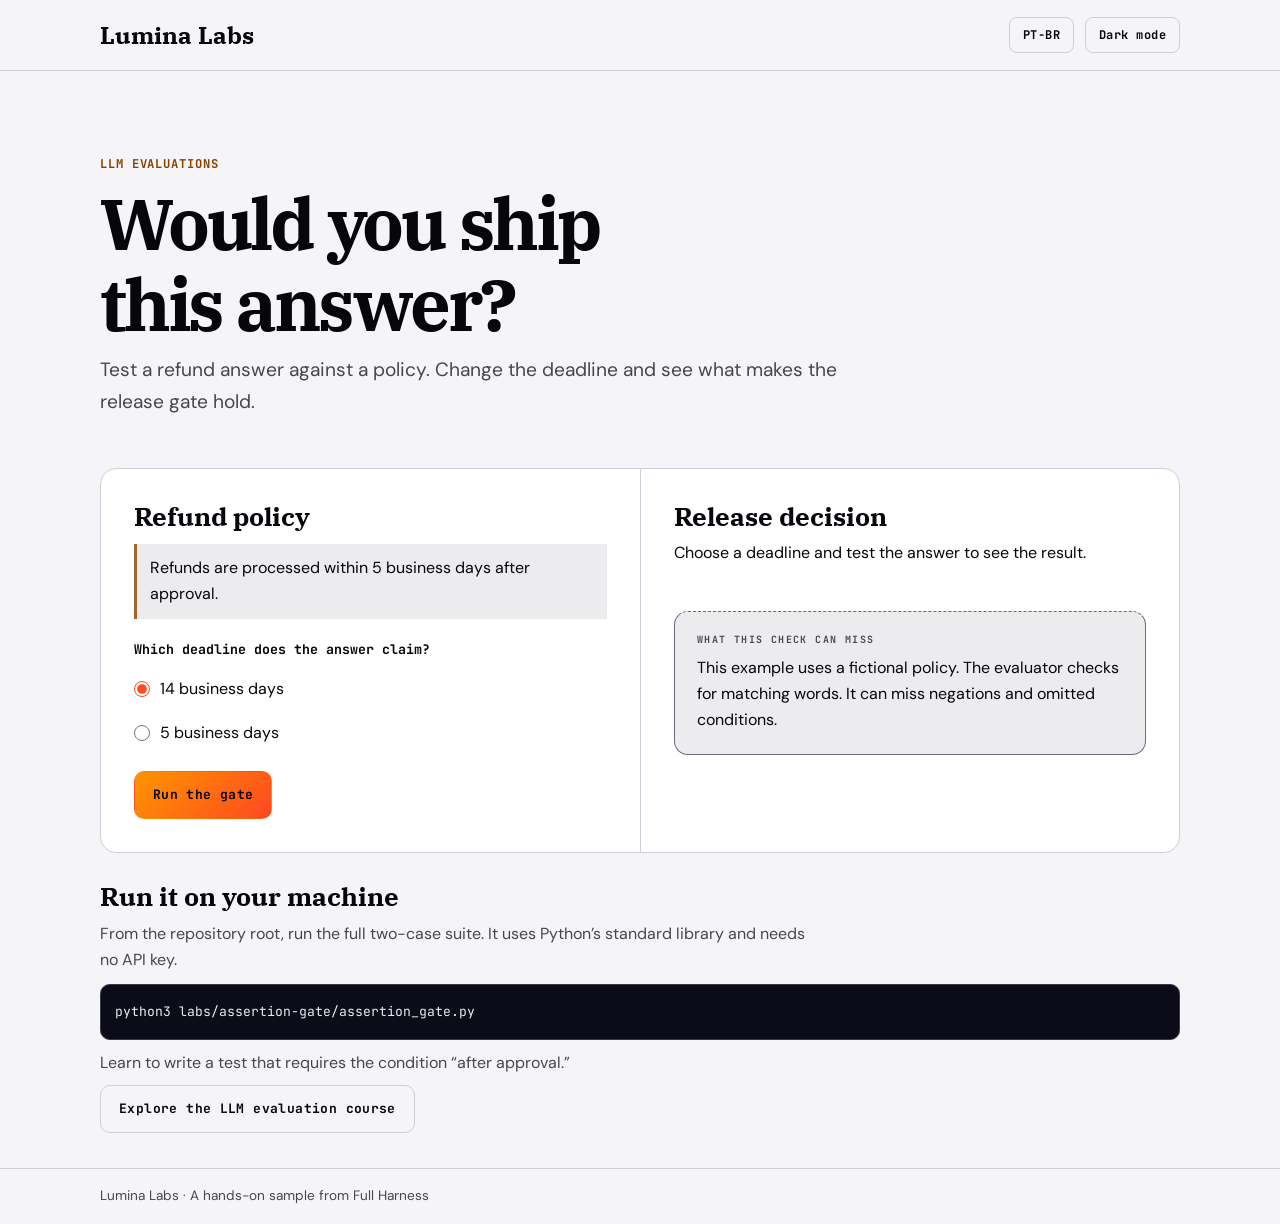
<file: docs/index.html>
<!doctype html>
<html lang="en">
<head>
  <meta charset="utf-8">
  <meta name="viewport" content="width=device-width, initial-scale=1">
  <meta name="robots" content="noindex">
  <title>Would you ship this answer? | Lumina Labs</title>
  <link rel="alternate" hreflang="pt-BR" href="pt/index.html">
  <link rel="preconnect" href="https://fonts.googleapis.com">
  <link rel="preconnect" href="https://fonts.gstatic.com" crossorigin>
  <link rel="stylesheet" href="https://fonts.googleapis.com/css2?family=DM+Sans:wght@400;500;600;700&amp;family=IBM+Plex+Serif:wght@600;700&amp;family=JetBrains+Mono:wght@400;600;700&amp;display=swap">
  <link rel="stylesheet" href="assets/standalone-course-tokens.css">
  <link rel="stylesheet" href="assets/course-actions.css">
  <link rel="stylesheet" href="assets/demo.css">
  <script src="assets/scenarios.js" defer></script>
  <script src="assets/demo.js" defer></script>
  <script src="assets/theme.js" defer></script>
</head>
<body>
  <a class="skip" href="#main">Skip to the lab</a>
  <header>
    <div class="wrap topbar">
      <a class="brand" href="demos.html">Lumina Labs</a>
      <nav class="controls" aria-label="Language and appearance">
        <a class="lumina-action lumina-action--compact lumina-action--secondary" lang="pt-BR" href="pt/index.html">PT-BR</a>
        <button type="button" class="lumina-action lumina-action--compact lumina-action--secondary" id="theme" aria-pressed="false" hidden>Dark mode</button>
      </nav>
    </div>
  </header>
  <main id="main" class="wrap">
    <section class="hero" aria-labelledby="title">
      <p class="label">LLM EVALUATIONS</p>
      <h1 id="title">Would you ship this answer?</h1>
      <p>Test a refund answer against a policy. Change the deadline and see what makes the release gate hold.</p>
    </section>
    <section class="workbench" aria-label="Refund answer experiment">
      <div class="panel">
        <h2>Refund policy</h2>
        <blockquote>Refunds are processed within 5 business days after approval.</blockquote>
        <form id="gate-form" hidden>
          <fieldset>
            <legend>Which deadline does the answer claim?</legend>
            <label class="choice"><input type="radio" name="days" value="14" checked> 14 business days</label>
            <label class="choice"><input type="radio" name="days" value="5"> 5 business days</label>
          </fieldset>
          <button class="lumina-action lumina-action--primary" type="submit">Run the gate</button>
        </form>
        <noscript><p>Enable JavaScript for the demo, or run the offline lab below.</p></noscript>
      </div>
      <div class="panel">
        <h2>Release decision</h2>
        <div id="result" class="result" role="status" aria-atomic="true">
          <p id="prompt" hidden>Choose a deadline and test the answer to see the result.</p>
          <div id="verdict" hidden>
            <div class="result-line"><strong id="decision" class="status"></strong><span id="score" class="score"></span></div>
            <p id="evidence"></p>
          </div>
        </div>
        <aside class="callout note" aria-labelledby="limit-label">
          <strong class="k" id="limit-label">What this check can miss</strong>
          <p>This example uses a fictional policy. The evaluator checks for matching words. It can miss negations and omitted conditions.</p>
        </aside>
      </div>
    </section>
    <section class="next" aria-labelledby="local-title">
      <h2 id="local-title">Run it on your machine</h2>
      <p>From the repository root, run the full two-case suite. It uses Python’s standard library and needs no API key.</p>
      <pre><code>python3 labs/assertion-gate/assertion_gate.py</code></pre>
      <p>Learn to write a test that requires the condition “after approval.”</p>
      <div class="actions">
        <a class="lumina-action lumina-action--secondary" href="https://lumytics.com/courses/offers/eval-complete/">Explore the LLM evaluation course</a>
      </div>
    </section>
  </main>
  <footer><div class="wrap">Lumina Labs · A hands-on sample from Full Harness</div></footer>
</body>
</html>
</file>
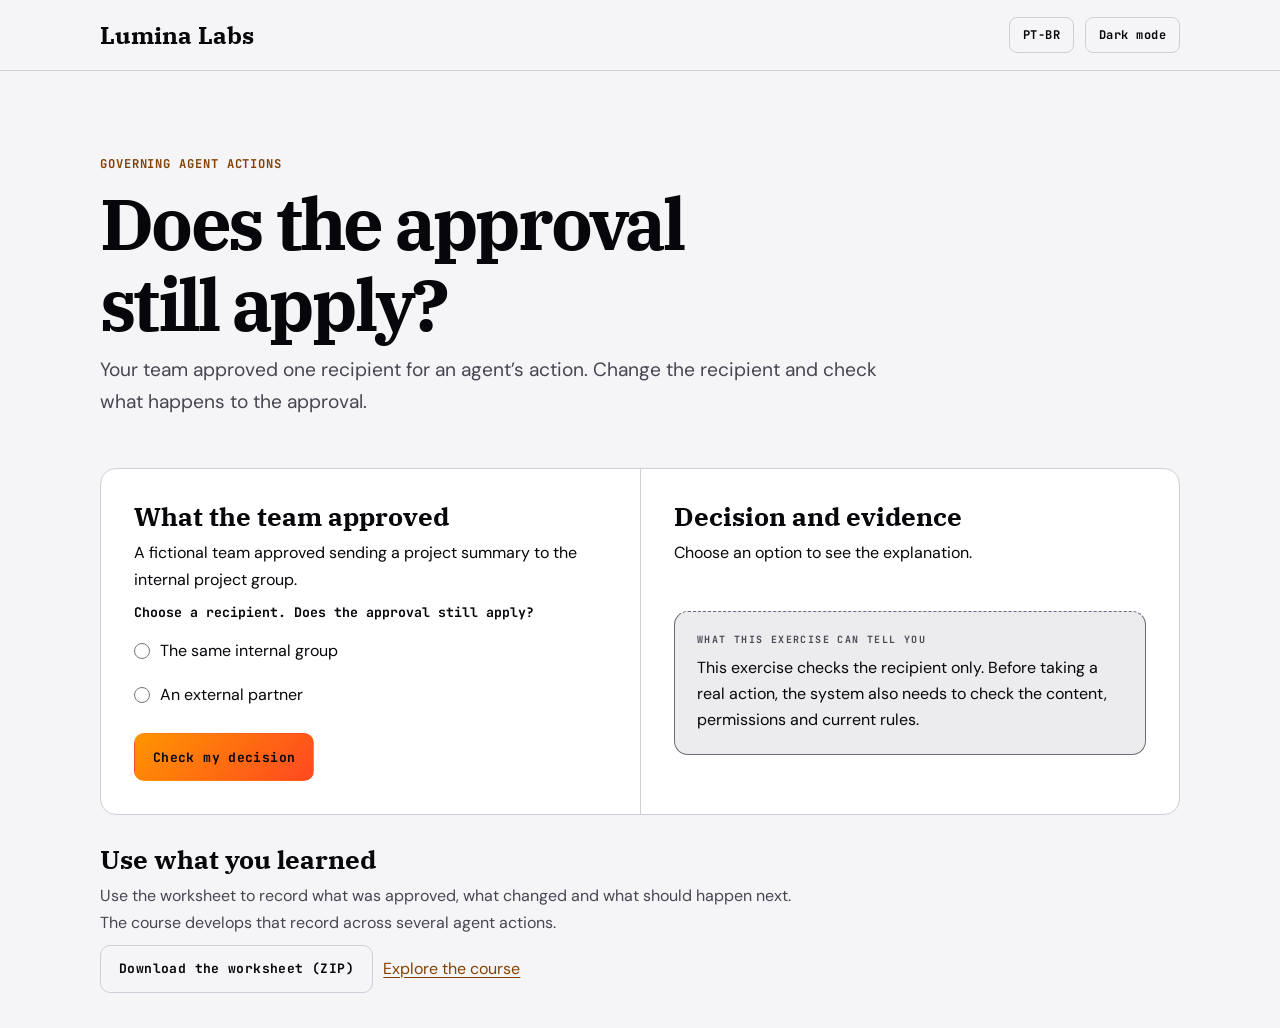
<file: docs/governance/index.html>
<!doctype html>
<html lang="en">
<head>
  <meta charset="utf-8">
  <meta name="viewport" content="width=device-width, initial-scale=1">
  <meta name="robots" content="noindex">
  <title>Does the approval still apply? | Lumina Labs</title>
  <link rel="alternate" hreflang="pt-BR" href="index.pt.html">
  <link rel="preconnect" href="https://fonts.googleapis.com">
  <link rel="preconnect" href="https://fonts.gstatic.com" crossorigin>
  <link rel="stylesheet" href="https://fonts.googleapis.com/css2?family=DM+Sans:wght@400;500;600;700&amp;family=IBM+Plex+Serif:wght@600;700&amp;family=JetBrains+Mono:wght@400;600;700&amp;display=swap">
  <link rel="stylesheet" href="../assets/standalone-course-tokens.css">
  <link rel="stylesheet" href="../assets/course-actions.css">
  <link rel="stylesheet" href="../assets/demo.css">
  <script src="../assets/theme.js" defer></script>
  <script src="../assets/practice.js" defer></script>
</head>
<body>
  <a class="skip" href="#main">Skip to the exercise</a>
  <header>
    <div class="wrap topbar">
      <a class="brand" href="../demos.html">Lumina Labs</a>
      <nav class="controls" aria-label="Language and appearance">
        <a class="lumina-action lumina-action--compact lumina-action--secondary" lang="pt-BR" href="index.pt.html">PT-BR</a>
        <button class="lumina-action lumina-action--compact lumina-action--secondary" id="theme" type="button" hidden aria-pressed="false">Dark mode</button>
      </nav>
    </div>
  </header>
  <main class="wrap" id="main">
    <section class="hero" aria-labelledby="title">
      <p class="label">GOVERNING AGENT ACTIONS</p>
      <h1 id="title">Does the approval still apply?</h1>
      <p>Your team approved one recipient for an agent’s action. Change the recipient and check what happens to the approval.</p>
    </section>
    <section class="workbench" aria-label="Review an agent’s approval">
      <div class="panel">
        <h2>What the team approved</h2>
        <p>A fictional team approved sending a project summary to the internal project group.</p>

        <form id="practice-form" hidden>
          <fieldset>
            <legend>Choose a recipient. Does the approval still apply?</legend>
            <label class="choice"><input type="radio" name="answer" value="a" required> The same internal group</label>
            <label class="choice"><input type="radio" name="answer" value="b" required> An external partner</label>
          </fieldset>
          <button class="lumina-action lumina-action--primary" type="submit">Check my decision</button>
        </form>
        <noscript><p>Use the worksheet below to do the exercise without JavaScript.</p></noscript>
      </div>
      <div class="panel">
        <h2>Decision and evidence</h2>
        <div class="result" role="status" aria-atomic="true">
          <p id="result-prompt" hidden>Choose an option to see the explanation.</p>
          <div data-answer="a" hidden><p><strong>The internal recipient matches the approval.</strong></p><p>The recipient in this case is the one the team approved. The record can proceed to the remaining checks.</p></div>
          <div data-answer="b" hidden><p><strong>Pause and ask for new approval.</strong></p><p>The partner is outside the approved audience. Record the change and get approval for the new recipient before sending anything.</p></div>
          <div id="evidence" hidden><dl class="study-summary"><div><dt>Action</dt><dd>Send a summary</dd></div><div><dt>Recorded approval</dt><dd>Internal group</dd></div></dl></div>
        </div>
        <aside class="callout note" aria-labelledby="limit-label">
          <strong class="k" id="limit-label">What this exercise can tell you</strong>
          <p>This exercise checks the recipient only. Before taking a real action, the system also needs to check the content, permissions and current rules.</p>
        </aside>
      </div>
    </section>
    <section class="next" aria-labelledby="next-title">
      <h2 id="next-title">Use what you learned</h2>
      <p>Use the worksheet to record what was approved, what changed and what should happen next. The course develops that record across several agent actions.</p>
      <div class="actions">
        <a class="lumina-action lumina-action--secondary" href="../downloads/agent-approval-record.zip" download>Download the worksheet (ZIP)</a>
        <a class="course-link" href="https://lumytics.com/courses/governed-agent-operations/">Explore the course</a>
      </div>
    </section>
  </main>
</body>
</html>
</file>
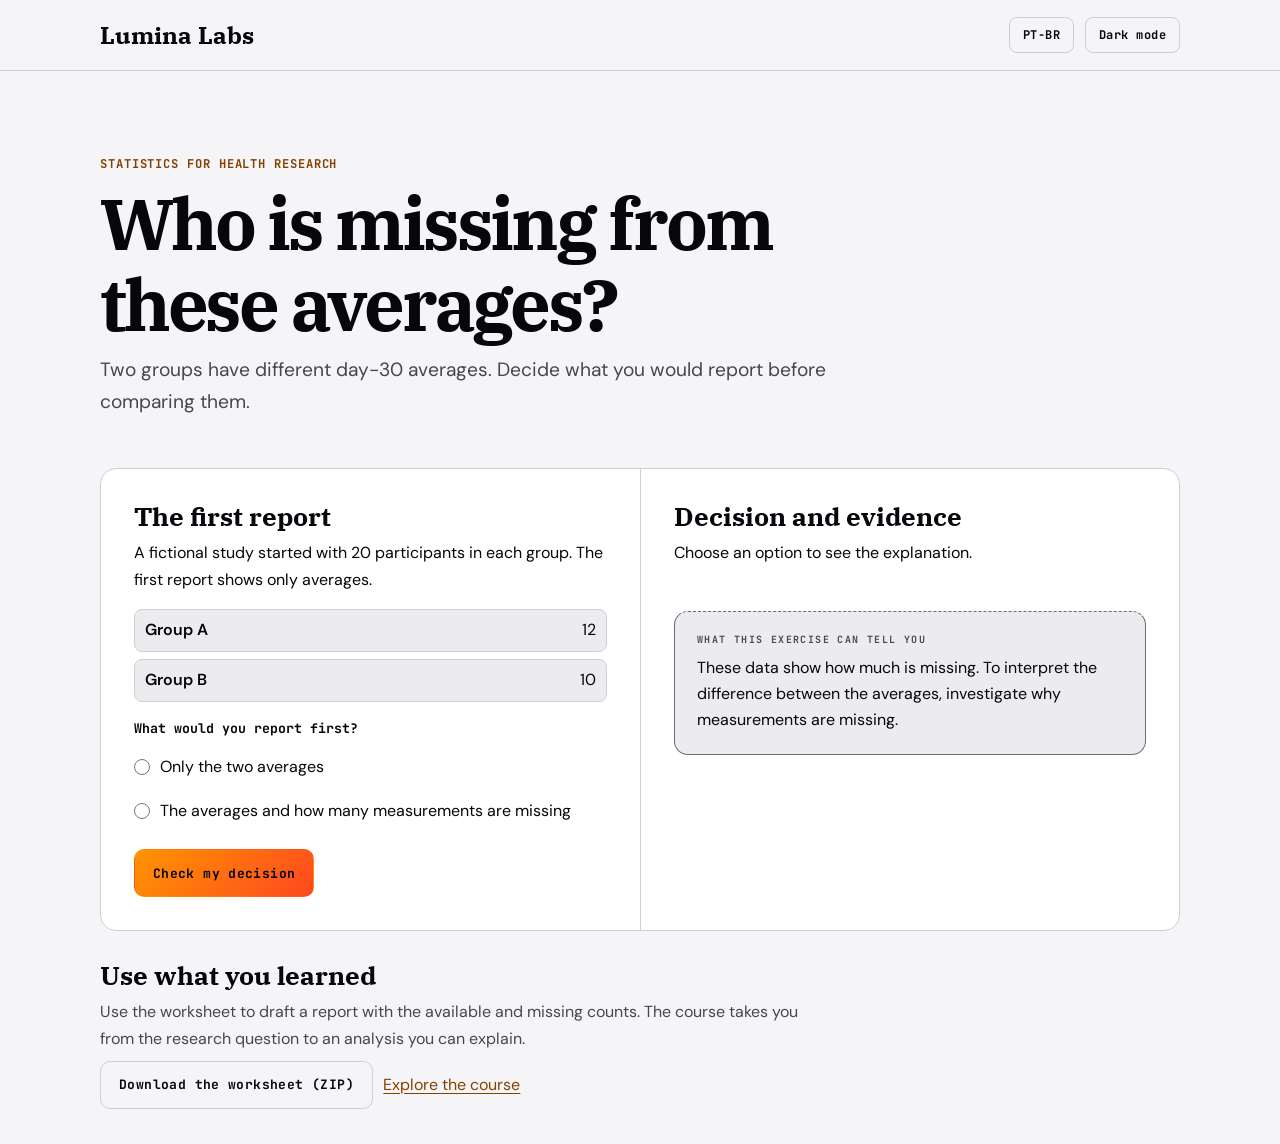
<file: docs/health/index.html>
<!doctype html>
<html lang="en">
<head>
  <meta charset="utf-8">
  <meta name="viewport" content="width=device-width, initial-scale=1">
  <meta name="robots" content="noindex">
  <title>Who is missing from these averages? | Lumina Labs</title>
  <link rel="alternate" hreflang="pt-BR" href="index.pt.html">
  <link rel="preconnect" href="https://fonts.googleapis.com">
  <link rel="preconnect" href="https://fonts.gstatic.com" crossorigin>
  <link rel="stylesheet" href="https://fonts.googleapis.com/css2?family=DM+Sans:wght@400;500;600;700&amp;family=IBM+Plex+Serif:wght@600;700&amp;family=JetBrains+Mono:wght@400;600;700&amp;display=swap">
  <link rel="stylesheet" href="../assets/standalone-course-tokens.css">
  <link rel="stylesheet" href="../assets/course-actions.css">
  <link rel="stylesheet" href="../assets/demo.css">
  <script src="../assets/theme.js" defer></script>
  <script src="../assets/practice.js" defer></script>
</head>
<body>
  <a class="skip" href="#main">Skip to the exercise</a>
  <header>
    <div class="wrap topbar">
      <a class="brand" href="../demos.html">Lumina Labs</a>
      <nav class="controls" aria-label="Language and appearance">
        <a class="lumina-action lumina-action--compact lumina-action--secondary" lang="pt-BR" href="index.pt.html">PT-BR</a>
        <button class="lumina-action lumina-action--compact lumina-action--secondary" id="theme" type="button" hidden aria-pressed="false">Dark mode</button>
      </nav>
    </div>
  </header>
  <main class="wrap" id="main">
    <section class="hero" aria-labelledby="title">
      <p class="label">STATISTICS FOR HEALTH RESEARCH</p>
      <h1 id="title">Who is missing from these averages?</h1>
      <p>Two groups have different day-30 averages. Decide what you would report before comparing them.</p>
    </section>
    <section class="workbench" aria-label="Review the day-30 averages">
      <div class="panel">
        <h2>The first report</h2>
        <p>A fictional study started with 20 participants in each group. The first report shows only averages.</p>
        <dl class="study-summary"><div><dt>Group A</dt><dd>12</dd></div><div><dt>Group B</dt><dd>10</dd></div></dl>
        <form id="practice-form" hidden>
          <fieldset>
            <legend>What would you report first?</legend>
            <label class="choice"><input type="radio" name="answer" value="a" required> Only the two averages</label>
            <label class="choice"><input type="radio" name="answer" value="b" required> The averages and how many measurements are missing</label>
          </fieldset>
          <button class="lumina-action lumina-action--primary" type="submit">Check my decision</button>
        </form>
        <noscript><p>Use the worksheet below to do the exercise without JavaScript.</p></noscript>
      </div>
      <div class="panel">
        <h2>Decision and evidence</h2>
        <div class="result" role="status" aria-atomic="true">
          <p id="result-prompt" hidden>Choose an option to see the explanation.</p>
          <div data-answer="a" hidden><p><strong>Start by reporting the missing measurements.</strong></p><p>The two averages use different proportions of participants. Reporting only the averages hides that difference.</p></div>
          <div data-answer="b" hidden><p><strong>Report the numbers behind both averages.</strong></p><p>That lets the reader see which measurements contributed and where more are missing.</p></div>
          <div id="evidence" hidden><dl class="study-summary"><div><dt>Group A</dt><dd>2/20 missing (10%)</dd></div><div><dt>Group B</dt><dd>8/20 missing (40%)</dd></div></dl></div>
        </div>
        <aside class="callout note" aria-labelledby="limit-label">
          <strong class="k" id="limit-label">What this exercise can tell you</strong>
          <p>These data show how much is missing. To interpret the difference between the averages, investigate why measurements are missing.</p>
        </aside>
      </div>
    </section>
    <section class="next" aria-labelledby="next-title">
      <h2 id="next-title">Use what you learned</h2>
      <p>Use the worksheet to draft a report with the available and missing counts. The course takes you from the research question to an analysis you can explain.</p>
      <div class="actions">
        <a class="lumina-action lumina-action--secondary" href="../downloads/missing-measurements.zip" download>Download the worksheet (ZIP)</a>
        <a class="course-link" href="https://lumytics.com/courses/applied-health-statistics/">Explore the course</a>
      </div>
    </section>
  </main>
</body>
</html>
</file>
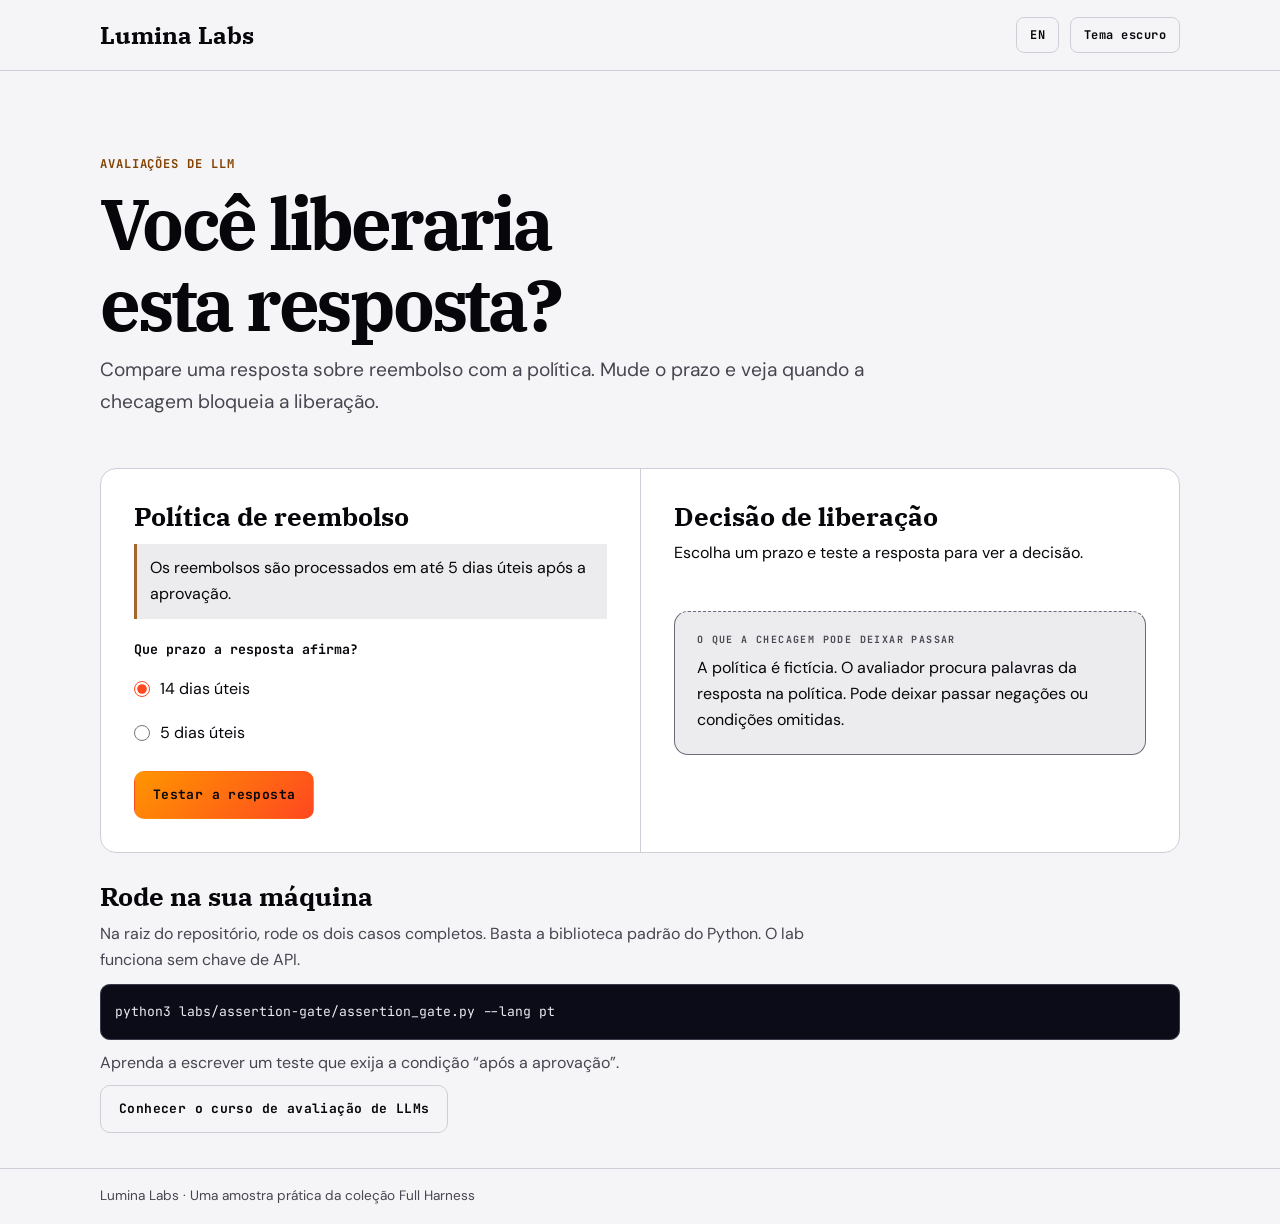
<file: docs/pt/index.html>
<!doctype html>
<html lang="pt-BR">
<head>
  <meta charset="utf-8">
  <meta name="viewport" content="width=device-width, initial-scale=1">
  <meta name="robots" content="noindex">
  <title>Você liberaria esta resposta? | Lumina Labs</title>
  <link rel="alternate" hreflang="en" href="../index.html">
  <link rel="preconnect" href="https://fonts.googleapis.com">
  <link rel="preconnect" href="https://fonts.gstatic.com" crossorigin>
  <link rel="stylesheet" href="https://fonts.googleapis.com/css2?family=DM+Sans:wght@400;500;600;700&amp;family=IBM+Plex+Serif:wght@600;700&amp;family=JetBrains+Mono:wght@400;600;700&amp;display=swap">
  <link rel="stylesheet" href="../assets/standalone-course-tokens.css">
  <link rel="stylesheet" href="../assets/course-actions.css">
  <link rel="stylesheet" href="../assets/demo.css">
  <script src="../assets/scenarios.js" defer></script>
  <script src="../assets/demo.js" defer></script>
  <script src="../assets/theme.js" defer></script>
</head>
<body>
  <a class="skip" href="#main">Pular para o lab</a>
  <header>
    <div class="wrap topbar">
      <a class="brand" href="demos.html">Lumina Labs</a>
      <nav class="controls" aria-label="Idioma e aparência">
        <a class="lumina-action lumina-action--compact lumina-action--secondary" lang="en" href="../index.html">EN</a>
        <button type="button" class="lumina-action lumina-action--compact lumina-action--secondary" id="theme" aria-pressed="false" hidden>Tema escuro</button>
      </nav>
    </div>
  </header>
  <main id="main" class="wrap">
    <section class="hero" aria-labelledby="title">
      <p class="label">AVALIAÇÕES DE LLM</p>
      <h1 id="title">Você liberaria esta resposta?</h1>
      <p>Compare uma resposta sobre reembolso com a política. Mude o prazo e veja quando a checagem bloqueia a liberação.</p>
    </section>
    <section class="workbench" aria-label="Teste da resposta sobre reembolso">
      <div class="panel">
        <h2>Política de reembolso</h2>
        <blockquote>Os reembolsos são processados em até 5 dias úteis após a aprovação.</blockquote>
        <form id="gate-form" hidden>
          <fieldset>
            <legend>Que prazo a resposta afirma?</legend>
            <label class="choice"><input type="radio" name="days" value="14" checked> 14 dias úteis</label>
            <label class="choice"><input type="radio" name="days" value="5"> 5 dias úteis</label>
          </fieldset>
          <button class="lumina-action lumina-action--primary" type="submit">Testar a resposta</button>
        </form>
        <noscript><p>Ative o JavaScript para usar a demo ou rode o lab offline abaixo.</p></noscript>
      </div>
      <div class="panel">
        <h2>Decisão de liberação</h2>
        <div id="result" class="result" role="status" aria-atomic="true">
          <p id="prompt" hidden>Escolha um prazo e teste a resposta para ver a decisão.</p>
          <div id="verdict" hidden>
            <div class="result-line"><strong id="decision" class="status"></strong><span id="score" class="score"></span></div>
            <p id="evidence"></p>
          </div>
        </div>
        <aside class="callout note" aria-labelledby="limit-label">
          <strong class="k" id="limit-label">O que a checagem pode deixar passar</strong>
          <p>A política é fictícia. O avaliador procura palavras da resposta na política. Pode deixar passar negações ou condições omitidas.</p>
        </aside>
      </div>
    </section>
    <section class="next" aria-labelledby="local-title">
      <h2 id="local-title">Rode na sua máquina</h2>
      <p>Na raiz do repositório, rode os dois casos completos. Basta a biblioteca padrão do Python. O lab funciona sem chave de API.</p>
      <pre><code>python3 labs/assertion-gate/assertion_gate.py --lang pt</code></pre>
      <p>Aprenda a escrever um teste que exija a condição “após a aprovação”.</p>
      <div class="actions">
        <a class="lumina-action lumina-action--secondary" href="https://lumytics.com/courses/offers/eval-complete/pt/">Conhecer o curso de avaliação de LLMs</a>
      </div>
    </section>
  </main>
  <footer><div class="wrap">Lumina Labs · Uma amostra prática da coleção Full Harness</div></footer>
</body>
</html>
</file>
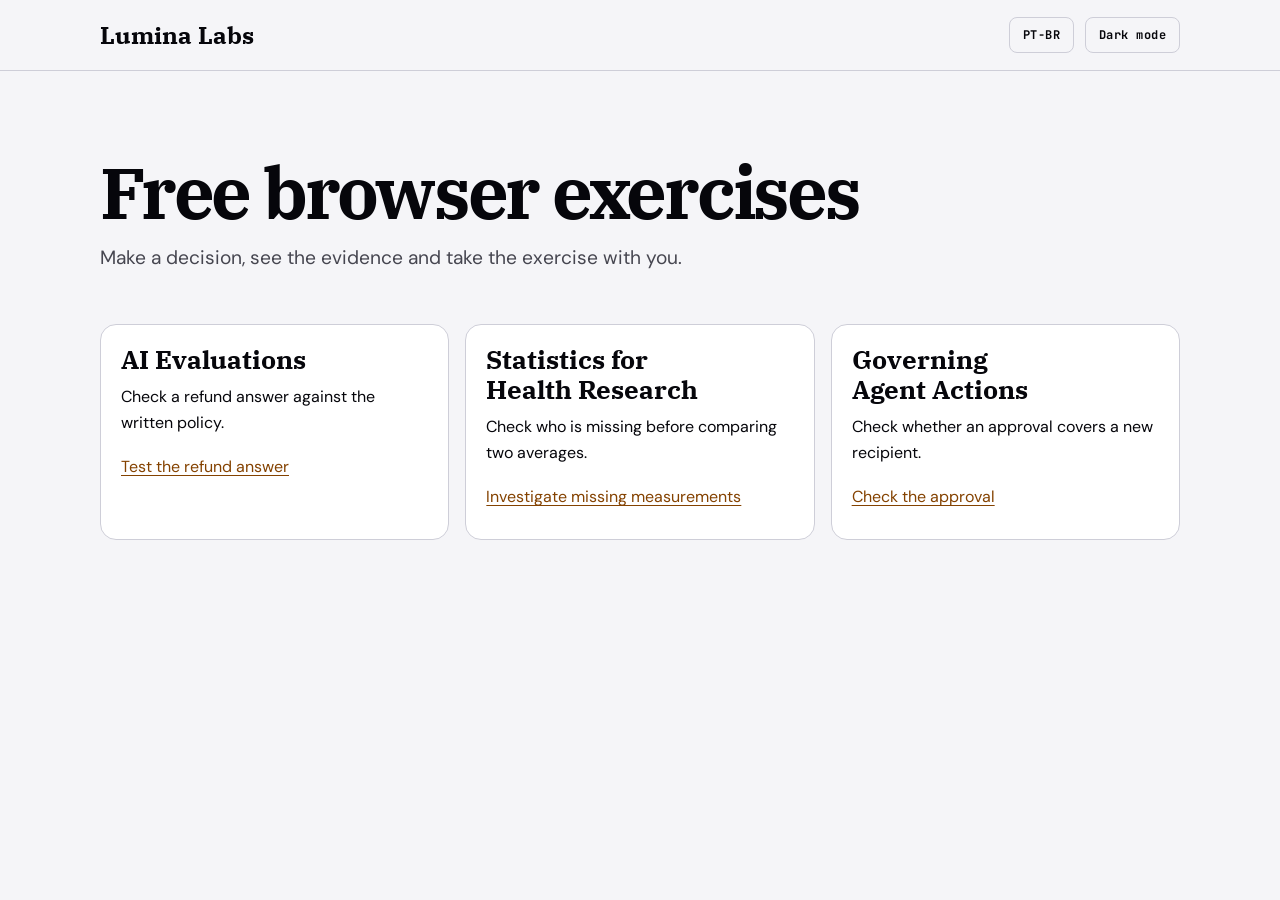
<file: docs/demos.html>
<!doctype html>
<html lang="en">
<head>
  <meta charset="utf-8">
  <meta name="viewport" content="width=device-width, initial-scale=1">
  <meta name="robots" content="noindex">
  <title>Free browser exercises | Lumina Labs</title>
  <link rel="alternate" hreflang="pt-BR" href="pt/demos.html">
  <link rel="preconnect" href="https://fonts.googleapis.com">
  <link rel="preconnect" href="https://fonts.gstatic.com" crossorigin>
  <link rel="stylesheet" href="https://fonts.googleapis.com/css2?family=DM+Sans:wght@400;500;600;700&amp;family=IBM+Plex+Serif:wght@600;700&amp;family=JetBrains+Mono:wght@400;600;700&amp;display=swap">
  <link rel="stylesheet" href="assets/standalone-course-tokens.css">
  <link rel="stylesheet" href="assets/course-actions.css">
  <link rel="stylesheet" href="assets/demo.css">
  <script src="assets/theme.js" defer></script>
</head>
<body>
  <a class="skip" href="#main">Skip to the exercise</a>
  <header>
    <div class="wrap topbar">
      <span class="brand">Lumina Labs</span>
      <nav class="controls" aria-label="Language and appearance">
        <a class="lumina-action lumina-action--compact lumina-action--secondary" lang="pt-BR" href="pt/demos.html">PT-BR</a>
        <button class="lumina-action lumina-action--compact lumina-action--secondary" id="theme" type="button" hidden aria-pressed="false">Dark mode</button>
      </nav>
    </div>
  </header>
  <main class="wrap" id="main">
    <section class="hero" aria-labelledby="title">
      <h1 id="title">Free browser exercises</h1>
      <p>Make a decision, see the evidence and take the exercise with you.</p>
    </section>
    <div class="exercise-list">
      <article class="exercise-card">
        <h2>AI Evaluations</h2>
        <p>Check a refund answer against the written policy.</p>
        <a class="course-link" href="index.html">Test the refund answer</a>
      </article>
      <article class="exercise-card">
        <h2>Statistics for Health Research</h2>
        <p>Check who is missing before comparing two averages.</p>
        <a class="course-link" href="health/index.html">Investigate missing measurements</a>
      </article>
      <article class="exercise-card">
        <h2>Governing Agent Actions</h2>
        <p>Check whether an approval covers a new recipient.</p>
        <a class="course-link" href="governance/index.html">Check the approval</a>
      </article>
    </div>
  </main>
</body>
</html>
</file>
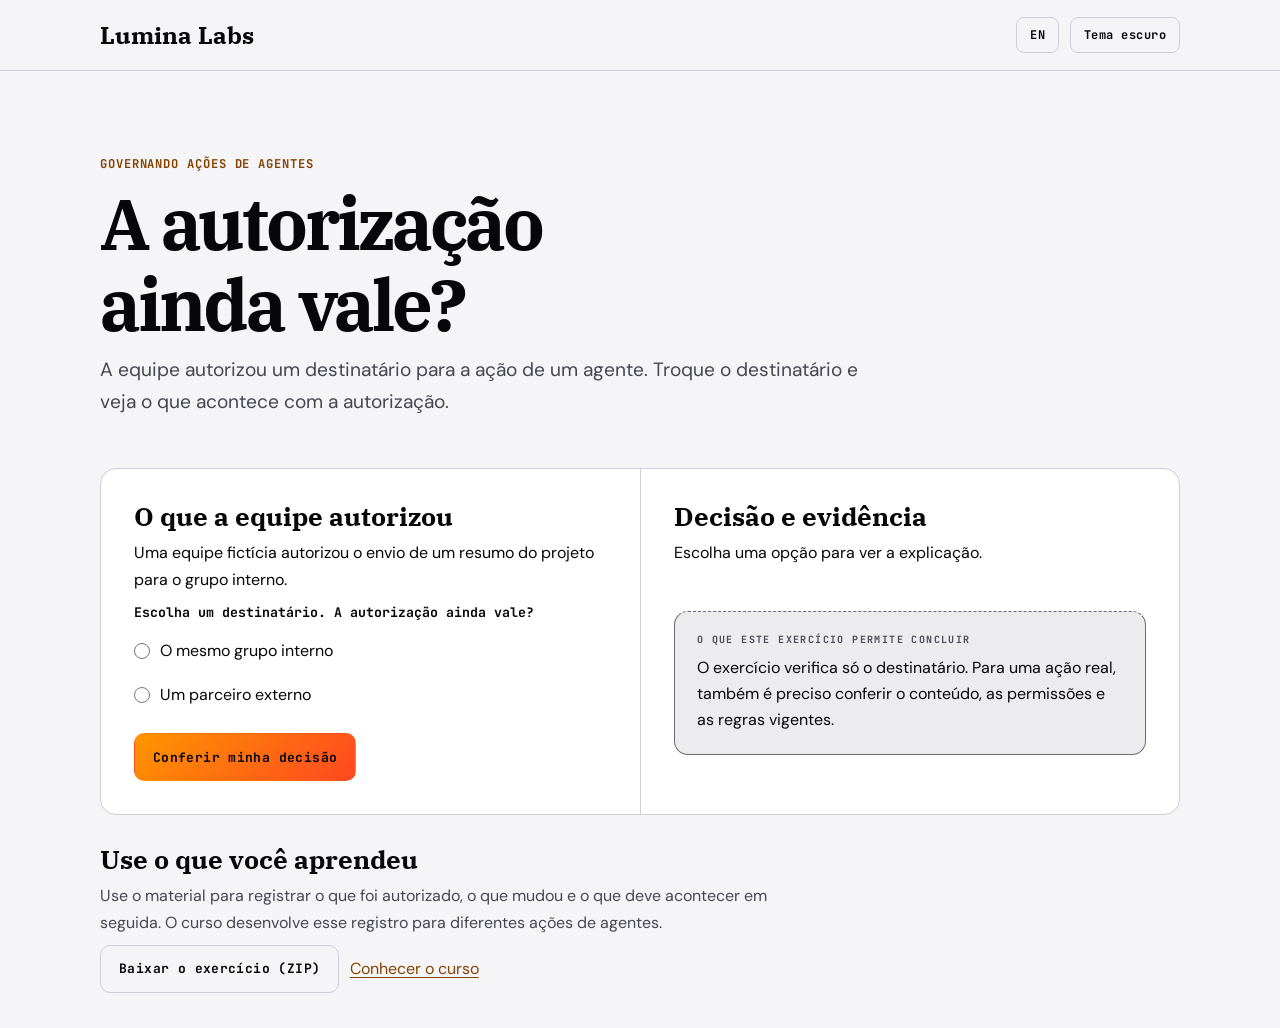
<file: docs/governance/index.pt.html>
<!doctype html>
<html lang="pt-BR">
<head>
  <meta charset="utf-8">
  <meta name="viewport" content="width=device-width, initial-scale=1">
  <meta name="robots" content="noindex">
  <title>A autorização ainda vale? | Lumina Labs</title>
  <link rel="alternate" hreflang="en" href="index.html">
  <link rel="preconnect" href="https://fonts.googleapis.com">
  <link rel="preconnect" href="https://fonts.gstatic.com" crossorigin>
  <link rel="stylesheet" href="https://fonts.googleapis.com/css2?family=DM+Sans:wght@400;500;600;700&amp;family=IBM+Plex+Serif:wght@600;700&amp;family=JetBrains+Mono:wght@400;600;700&amp;display=swap">
  <link rel="stylesheet" href="../assets/standalone-course-tokens.css">
  <link rel="stylesheet" href="../assets/course-actions.css">
  <link rel="stylesheet" href="../assets/demo.css">
  <script src="../assets/theme.js" defer></script>
  <script src="../assets/practice.js" defer></script>
</head>
<body>
  <a class="skip" href="#main">Pular para o exercício</a>
  <header>
    <div class="wrap topbar">
      <a class="brand" href="../pt/demos.html">Lumina Labs</a>
      <nav class="controls" aria-label="Idioma e aparência">
        <a class="lumina-action lumina-action--compact lumina-action--secondary" lang="en" href="index.html">EN</a>
        <button class="lumina-action lumina-action--compact lumina-action--secondary" id="theme" type="button" hidden aria-pressed="false">Tema escuro</button>
      </nav>
    </div>
  </header>
  <main class="wrap" id="main">
    <section class="hero" aria-labelledby="title">
      <p class="label">GOVERNANDO AÇÕES DE AGENTES</p>
      <h1 id="title">A autorização ainda vale?</h1>
      <p>A equipe autorizou um destinatário para a ação de um agente. Troque o destinatário e veja o que acontece com a autorização.</p>
    </section>
    <section class="workbench" aria-label="Confira a autorização de um agente">
      <div class="panel">
        <h2>O que a equipe autorizou</h2>
        <p>Uma equipe fictícia autorizou o envio de um resumo do projeto para o grupo interno.</p>

        <form id="practice-form" hidden>
          <fieldset>
            <legend>Escolha um destinatário. A autorização ainda vale?</legend>
            <label class="choice"><input type="radio" name="answer" value="a" required> O mesmo grupo interno</label>
            <label class="choice"><input type="radio" name="answer" value="b" required> Um parceiro externo</label>
          </fieldset>
          <button class="lumina-action lumina-action--primary" type="submit">Conferir minha decisão</button>
        </form>
        <noscript><p>Use o material abaixo para fazer o exercício sem JavaScript.</p></noscript>
      </div>
      <div class="panel">
        <h2>Decisão e evidência</h2>
        <div class="result" role="status" aria-atomic="true">
          <p id="result-prompt" hidden>Escolha uma opção para ver a explicação.</p>
          <div data-answer="a" hidden><p><strong>O destinatário interno corresponde à autorização.</strong></p><p>O destinatário deste caso é o que a equipe aprovou. O registro pode seguir para as demais checagens.</p></div>
          <div data-answer="b" hidden><p><strong>Suspenda e peça nova autorização.</strong></p><p>O parceiro está fora do público aprovado. Registre a mudança e peça autorização para o novo destinatário antes de enviar.</p></div>
          <div id="evidence" hidden><dl class="study-summary"><div><dt>Ação</dt><dd>Enviar um resumo</dd></div><div><dt>Autorização registrada</dt><dd>Grupo interno</dd></div></dl></div>
        </div>
        <aside class="callout note" aria-labelledby="limit-label">
          <strong class="k" id="limit-label">O que este exercício permite concluir</strong>
          <p>O exercício verifica só o destinatário. Para uma ação real, também é preciso conferir o conteúdo, as permissões e as regras vigentes.</p>
        </aside>
      </div>
    </section>
    <section class="next" aria-labelledby="next-title">
      <h2 id="next-title">Use o que você aprendeu</h2>
      <p>Use o material para registrar o que foi autorizado, o que mudou e o que deve acontecer em seguida. O curso desenvolve esse registro para diferentes ações de agentes.</p>
      <div class="actions">
        <a class="lumina-action lumina-action--secondary" href="../downloads/agent-approval-record.zip" download>Baixar o exercício (ZIP)</a>
        <a class="course-link" href="https://lumytics.com/courses/governed-agent-operations/pt/">Conhecer o curso</a>
      </div>
    </section>
  </main>
</body>
</html>
</file>
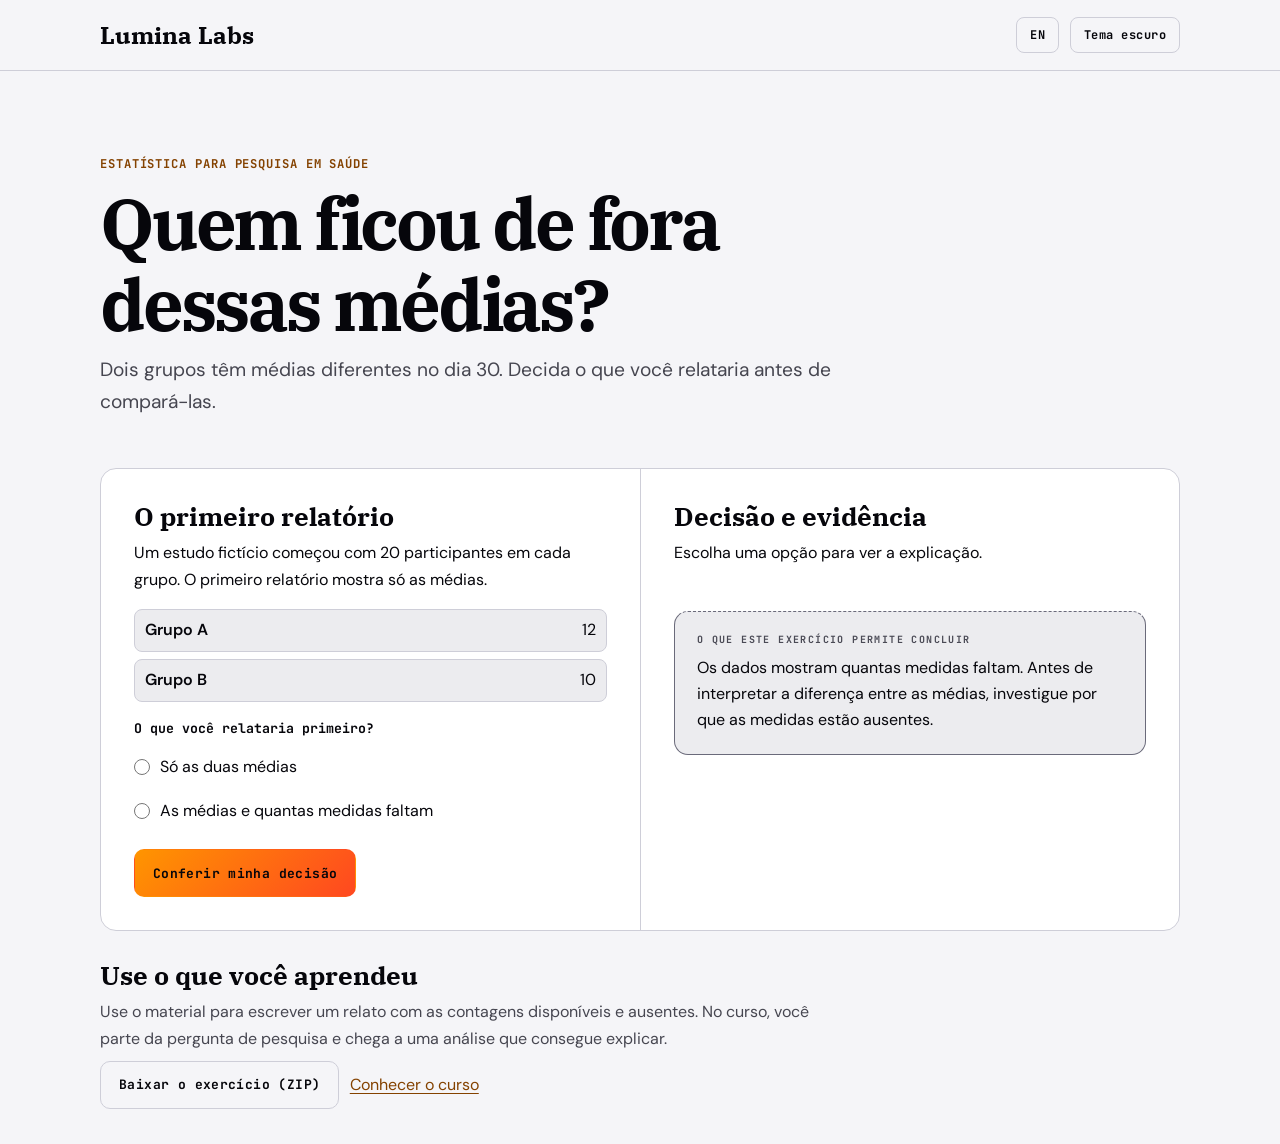
<file: docs/health/index.pt.html>
<!doctype html>
<html lang="pt-BR">
<head>
  <meta charset="utf-8">
  <meta name="viewport" content="width=device-width, initial-scale=1">
  <meta name="robots" content="noindex">
  <title>Quem ficou de fora dessas médias? | Lumina Labs</title>
  <link rel="alternate" hreflang="en" href="index.html">
  <link rel="preconnect" href="https://fonts.googleapis.com">
  <link rel="preconnect" href="https://fonts.gstatic.com" crossorigin>
  <link rel="stylesheet" href="https://fonts.googleapis.com/css2?family=DM+Sans:wght@400;500;600;700&amp;family=IBM+Plex+Serif:wght@600;700&amp;family=JetBrains+Mono:wght@400;600;700&amp;display=swap">
  <link rel="stylesheet" href="../assets/standalone-course-tokens.css">
  <link rel="stylesheet" href="../assets/course-actions.css">
  <link rel="stylesheet" href="../assets/demo.css">
  <script src="../assets/theme.js" defer></script>
  <script src="../assets/practice.js" defer></script>
</head>
<body>
  <a class="skip" href="#main">Pular para o exercício</a>
  <header>
    <div class="wrap topbar">
      <a class="brand" href="../pt/demos.html">Lumina Labs</a>
      <nav class="controls" aria-label="Idioma e aparência">
        <a class="lumina-action lumina-action--compact lumina-action--secondary" lang="en" href="index.html">EN</a>
        <button class="lumina-action lumina-action--compact lumina-action--secondary" id="theme" type="button" hidden aria-pressed="false">Tema escuro</button>
      </nav>
    </div>
  </header>
  <main class="wrap" id="main">
    <section class="hero" aria-labelledby="title">
      <p class="label">ESTATÍSTICA PARA PESQUISA EM SAÚDE</p>
      <h1 id="title">Quem ficou de fora dessas médias?</h1>
      <p>Dois grupos têm médias diferentes no dia 30. Decida o que você relataria antes de compará-las.</p>
    </section>
    <section class="workbench" aria-label="Revise as médias do dia 30">
      <div class="panel">
        <h2>O primeiro relatório</h2>
        <p>Um estudo fictício começou com 20 participantes em cada grupo. O primeiro relatório mostra só as médias.</p>
        <dl class="study-summary"><div><dt>Grupo A</dt><dd>12</dd></div><div><dt>Grupo B</dt><dd>10</dd></div></dl>
        <form id="practice-form" hidden>
          <fieldset>
            <legend>O que você relataria primeiro?</legend>
            <label class="choice"><input type="radio" name="answer" value="a" required> Só as duas médias</label>
            <label class="choice"><input type="radio" name="answer" value="b" required> As médias e quantas medidas faltam</label>
          </fieldset>
          <button class="lumina-action lumina-action--primary" type="submit">Conferir minha decisão</button>
        </form>
        <noscript><p>Use o material abaixo para fazer o exercício sem JavaScript.</p></noscript>
      </div>
      <div class="panel">
        <h2>Decisão e evidência</h2>
        <div class="result" role="status" aria-atomic="true">
          <p id="result-prompt" hidden>Escolha uma opção para ver a explicação.</p>
          <div data-answer="a" hidden><p><strong>Comece por relatar as medidas ausentes.</strong></p><p>As duas médias foram calculadas com proporções diferentes de participantes. Mostrar só as médias esconde essa diferença.</p></div>
          <div data-answer="b" hidden><p><strong>Mostre os números por trás das duas médias.</strong></p><p>Assim, o leitor vê quantas medidas entraram no cálculo e em qual grupo faltam mais.</p></div>
          <div id="evidence" hidden><dl class="study-summary"><div><dt>Grupo A</dt><dd>2/20 ausentes (10%)</dd></div><div><dt>Grupo B</dt><dd>8/20 ausentes (40%)</dd></div></dl></div>
        </div>
        <aside class="callout note" aria-labelledby="limit-label">
          <strong class="k" id="limit-label">O que este exercício permite concluir</strong>
          <p>Os dados mostram quantas medidas faltam. Antes de interpretar a diferença entre as médias, investigue por que as medidas estão ausentes.</p>
        </aside>
      </div>
    </section>
    <section class="next" aria-labelledby="next-title">
      <h2 id="next-title">Use o que você aprendeu</h2>
      <p>Use o material para escrever um relato com as contagens disponíveis e ausentes. No curso, você parte da pergunta de pesquisa e chega a uma análise que consegue explicar.</p>
      <div class="actions">
        <a class="lumina-action lumina-action--secondary" href="../downloads/missing-measurements.zip" download>Baixar o exercício (ZIP)</a>
        <a class="course-link" href="https://lumytics.com/courses/applied-health-statistics/pt/">Conhecer o curso</a>
      </div>
    </section>
  </main>
</body>
</html>
</file>
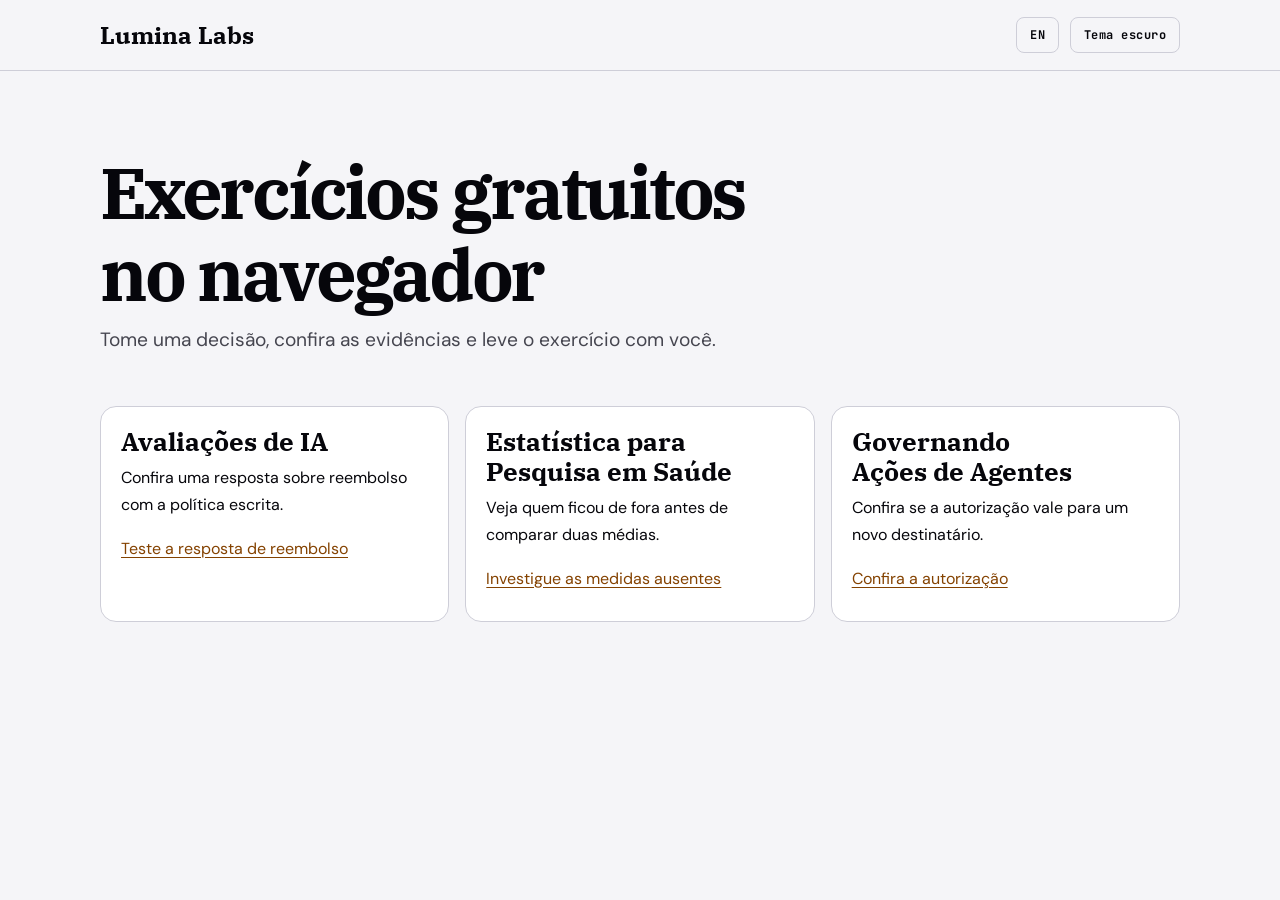
<file: docs/pt/demos.html>
<!doctype html>
<html lang="pt-BR">
<head>
  <meta charset="utf-8">
  <meta name="viewport" content="width=device-width, initial-scale=1">
  <meta name="robots" content="noindex">
  <title>Exercícios gratuitos no navegador | Lumina Labs</title>
  <link rel="alternate" hreflang="en" href="../demos.html">
  <link rel="preconnect" href="https://fonts.googleapis.com">
  <link rel="preconnect" href="https://fonts.gstatic.com" crossorigin>
  <link rel="stylesheet" href="https://fonts.googleapis.com/css2?family=DM+Sans:wght@400;500;600;700&amp;family=IBM+Plex+Serif:wght@600;700&amp;family=JetBrains+Mono:wght@400;600;700&amp;display=swap">
  <link rel="stylesheet" href="../assets/standalone-course-tokens.css">
  <link rel="stylesheet" href="../assets/course-actions.css">
  <link rel="stylesheet" href="../assets/demo.css">
  <script src="../assets/theme.js" defer></script>
</head>
<body>
  <a class="skip" href="#main">Pular para o exercício</a>
  <header>
    <div class="wrap topbar">
      <span class="brand">Lumina Labs</span>
      <nav class="controls" aria-label="Idioma e aparência">
        <a class="lumina-action lumina-action--compact lumina-action--secondary" lang="en" href="../demos.html">EN</a>
        <button class="lumina-action lumina-action--compact lumina-action--secondary" id="theme" type="button" hidden aria-pressed="false">Tema escuro</button>
      </nav>
    </div>
  </header>
  <main class="wrap" id="main">
    <section class="hero" aria-labelledby="title">
      <h1 id="title">Exercícios gratuitos no navegador</h1>
      <p>Tome uma decisão, confira as evidências e leve o exercício com você.</p>
    </section>
    <div class="exercise-list">
      <article class="exercise-card">
        <h2>Avaliações de IA</h2>
        <p>Confira uma resposta sobre reembolso com a política escrita.</p>
        <a class="course-link" href="index.html">Teste a resposta de reembolso</a>
      </article>
      <article class="exercise-card">
        <h2>Estatística para Pesquisa em Saúde</h2>
        <p>Veja quem ficou de fora antes de comparar duas médias.</p>
        <a class="course-link" href="../health/index.pt.html">Investigue as medidas ausentes</a>
      </article>
      <article class="exercise-card">
        <h2>Governando Ações de Agentes</h2>
        <p>Confira se a autorização vale para um novo destinatário.</p>
        <a class="course-link" href="../governance/index.pt.html">Confira a autorização</a>
      </article>
    </div>
  </main>
</body>
</html>
</file>
<file: docs/assets/standalone-course-tokens.css>
/* Canonical Lumina tokens for standalone course surfaces: landing + logo export kit. */
:root{
  --bg:#06060b;--bg-2:#0c0c18;--bg-3:#141428;
  --panel:#0c0c18;--panel2:#141428;--card:rgba(18,18,40,.65);
  --text:#eaeaf0;--dim:#8a8aa0;--mid:#aaaabd;
  --gold:#FFD166;--amber:#FF9500;--coral:#FF4820;--green:#5fc979;
  --border:rgba(255,255,255,.12);--line:var(--border);--border-a:rgba(255,149,0,.36);
  --r:16px;--fh:'IBM Plex Serif',serif;--fb:'DM Sans',sans-serif;--fm:'JetBrains Mono',monospace;
  --serif:var(--fh);--sans:var(--fb);--mono:var(--fm);
}
.standalone-course{background:var(--bg);color:var(--text);font-family:var(--fb);line-height:1.65}
.standalone-course ::selection{background:rgba(255,149,0,.25)}
.standalone-course a:focus-visible,.standalone-course button:focus-visible{outline:2px solid var(--coral);outline-offset:3px;border-radius:4px}
</file>
<file: docs/assets/course-actions.css>
/* Canonical action roles for course entry, preview and companion-pack surfaces. */
.lumina-action.lumina-action{
  --lumina-action-amber:var(--amber,var(--accent-amber,#FF9500));
  --lumina-action-coral:var(--coral,var(--accent-coral,#FF4820));
  --lumina-action-text:var(--text,var(--text-primary,#eaeaf0));
  --lumina-action-mid:var(--mid,var(--text-secondary,#aaaabd));
  --lumina-action-border:var(--border,var(--border-subtle,rgba(255,255,255,.13)));
  --lumina-action-border-accent:var(--border-a,rgba(255,149,0,.36));
  box-sizing:border-box;display:inline-flex;align-items:center;justify-content:center;gap:.55rem;min-width:0;max-width:100%;min-height:48px;
  padding:12px 18px;border:1px solid transparent;border-radius:10px;
  font-family:var(--fm,var(--font-mono,'JetBrains Mono',monospace));font-size:13px;font-weight:700;
  line-height:1.2;letter-spacing:.03em;text-align:center;text-decoration:none;white-space:normal;overflow-wrap:anywhere;cursor:pointer;
  transition:transform .15s ease,box-shadow .15s ease,border-color .15s ease,
    background-color .15s ease,color .15s ease,filter .15s ease;
}
.lumina-action.lumina-action--compact{min-height:36px;padding:8px 13px;border-radius:8px;font-size:12px;letter-spacing:.04em;white-space:nowrap}
.lumina-action.lumina-action--primary{border-color:transparent;background:linear-gradient(135deg,var(--lumina-action-amber),var(--lumina-action-coral));color:#06060b}
.lumina-action.lumina-action--primary:hover{transform:translateY(-2px);filter:brightness(1.06);box-shadow:0 8px 28px rgba(255,72,32,.42)}
.lumina-action.lumina-action--primary:active{transform:translateY(0);filter:brightness(.96);box-shadow:0 3px 12px rgba(255,72,32,.3)}
.lumina-action.lumina-action--compact.lumina-action--primary:hover{transform:translateY(-1px);box-shadow:0 6px 20px rgba(255,72,32,.35)}
.lumina-action.lumina-action--secondary{border-color:var(--lumina-action-border);background:rgba(255,255,255,.025);color:var(--lumina-action-text)}
.lumina-action.lumina-action--secondary:hover{transform:translateY(-2px);border-color:var(--lumina-action-border-accent);background:rgba(255,149,0,.07);color:var(--lumina-action-text);box-shadow:0 8px 24px -18px rgba(255,149,0,.8)}
.lumina-action.lumina-action--secondary:active{transform:translateY(0);border-color:var(--lumina-action-border-accent);background:rgba(255,149,0,.12);box-shadow:none}
.lumina-action.lumina-action--tertiary{min-height:36px;padding:5px 0;border:0;border-bottom:1px solid var(--lumina-action-border-accent);border-radius:0;background:transparent;color:var(--lumina-action-mid)}
.lumina-action.lumina-action--tertiary:hover{color:var(--lumina-action-text);border-bottom-color:var(--lumina-action-amber)}
.lumina-action.lumina-action--tertiary:active{background:rgba(255,149,0,.07);color:var(--lumina-action-amber);border-bottom-color:var(--lumina-action-amber)}
.lumina-action.lumina-action:focus-visible{outline:2px solid var(--lumina-action-amber);outline-offset:3px}
.lumina-action.lumina-action:is([disabled],[aria-disabled="true"]){pointer-events:none;cursor:not-allowed;opacity:.72;border-color:var(--lumina-action-border);background:rgba(255,255,255,.035);color:var(--lumina-action-mid);filter:saturate(.35);box-shadow:none;transform:none}
@media(max-width:390px){.lumina-action.lumina-action{font-size:12px;letter-spacing:.02em}.lumina-action.lumina-action:not(.lumina-action--compact){width:100%}.lumina-action.lumina-action--compact{padding-inline:10px;font-size:11px;letter-spacing:0;white-space:normal}}
@media(prefers-reduced-motion:reduce){
  .lumina-action.lumina-action{transition:none}
  .lumina-action.lumina-action.lumina-action:hover{transform:none}
  .lumina-action.lumina-action--primary:hover{filter:brightness(1.06);box-shadow:0 6px 20px rgba(255,72,32,.38)}
  .lumina-action.lumina-action--secondary:hover{border-color:var(--lumina-action-border-accent);background:rgba(255,149,0,.07);box-shadow:none}
  .lumina-action.lumina-action:active{transform:none}
  .lumina-action.lumina-action--primary:active{filter:brightness(.96);box-shadow:0 3px 12px rgba(255,72,32,.3)}
  .lumina-action.lumina-action--secondary:active{background:rgba(255,149,0,.12);box-shadow:none}
  .lumina-action.lumina-action--tertiary:active{background:rgba(255,149,0,.07);color:var(--lumina-action-amber)}
}
</file>
<file: docs/assets/demo.css>
:root {
  color-scheme: light dark;
  --bg: #f5f5f8;
  --panel: #fff;
  --panel2: #ececef;
  --text: #06060b;
  --mid: #464650;
  --gold: #844200;
  --focus: #965000;
  --note-label: #4a4a55; --note-border: #6a6a7a; --note-bg: #ececef;
  --border: #ceced8;
  --border-a: #a2672d;
  --pass: #146534;
  --hold: #974000;
}
@media (prefers-color-scheme: dark) {
  :root:not([data-theme="light"]) {
    --bg: #06060b; --panel: #0c0c18; --panel2: #141428; --text: #eaeaf0;
    --mid: #aaaabd; --gold: #ffd166; --border: #39394c; --border-a: #c47c29;
    --pass: #83dfa0; --hold: #ffd166; --focus: var(--amber);
  --note-label: #eaeaf0; --note-border: #9090a8; --note-bg: #141428;
  }
}
:root[data-theme="dark"] {
  color-scheme: dark;
  --bg: #06060b; --panel: #0c0c18; --panel2: #141428; --text: #eaeaf0;
  --mid: #aaaabd; --gold: #ffd166; --border: #39394c; --border-a: #c47c29;
  --pass: #83dfa0; --hold: #ffd166; --focus: var(--amber);
  --note-label: #eaeaf0; --note-border: #9090a8; --note-bg: #141428;
}
:root[data-theme="light"] { color-scheme: light; }
* { box-sizing: border-box; }
body { margin: 0; background: var(--bg); color: var(--text); font: 1rem/1.65 var(--fb); }
a { color: var(--gold); text-underline-offset: .2em; }
:focus-visible { outline: 2px solid var(--focus); outline-offset: 4px; }
.lumina-action.lumina-action:focus-visible { outline-color: var(--focus); }
[hidden] { display: none !important; }
.wrap { width: min(1080px, calc(100% - 40px)); margin-inline: auto; }
.skip { position: absolute; top: .5rem; left: .5rem; padding: .5rem; background: var(--panel); transform: translateY(-150%); }
.skip:focus { transform: translateY(0); }
header { border-bottom: 1px solid var(--border); }
.topbar, .controls, .actions { display: flex; align-items: center; gap: .65rem; flex-wrap: wrap; }
.topbar { justify-content: space-between; min-height: 4.4rem; padding-block: .6rem; }
.brand { color: var(--text); font: 700 1.48rem var(--fh); text-decoration: none; }
.label, legend, .status, code { font-family: var(--fm); }
.label { color: var(--gold); font-size: .76rem; font-weight: 700; letter-spacing: .075em; }
.hero { max-width: 780px; padding-block: clamp(2.2rem, 6vw, 4.6rem) clamp(1.4rem, 3.5vw, 2.6rem); }
h1, h2 { margin: 0; font-family: var(--fh); line-height: 1.13; text-wrap: balance; }
h1 { margin-top: .45rem; font-size: clamp(2.25rem, 5.8vw, 4.5rem); letter-spacing: -.045em; }
h2 { margin-bottom: .55rem; font-size: clamp(1.28rem, 3vw, 1.65rem); }
p { margin: .55rem 0; }
.hero p:last-child { color: var(--mid); font-size: clamp(1rem, 2vw, 1.2rem); max-width: 60ch; }
.workbench { display: grid; grid-template-columns: 1fr 1fr; border: 1px solid var(--border); border-radius: var(--r); background: var(--panel); overflow: hidden; }
.panel { min-width: 0; padding: clamp(1.15rem, 3.4vw, 2.05rem); }
.panel + .panel { border-left: 1px solid var(--border); }
blockquote { margin: .75rem 0 1.25rem; padding: .72rem .85rem; border-left: 3px solid var(--border-a); background: var(--panel2); }
fieldset { margin: 0 0 1rem; padding: 0; border: 0; min-width: 0; }
legend { padding: 0; margin-bottom: .35rem; font-size: .83rem; font-weight: 700; }
.choice { display: flex; min-height: 44px; align-items: center; gap: .65rem; width: fit-content; cursor: pointer; }
.choice input { accent-color: var(--coral); width: 1rem; height: 1rem; margin: 0; }
.result-line { display: flex; align-items: baseline; flex-wrap: wrap; gap: .6rem; margin: .85rem 0; }
.status { padding: .25rem .52rem; border: 1px solid currentColor; border-radius: .35rem; font-size: .8rem; font-weight: 700; }
.status[data-decision="HOLD"] { color: var(--hold); }
.status[data-decision="PROMOTE"] { color: var(--pass); }
.score { color: var(--mid); font: .82rem var(--fm); }
.result p { min-height: 3.4em; }
pre { background: #0c0c18; color: #eaeaf0; border: 1px solid #39394c; border-radius: .6rem; padding: .85rem; overflow: auto; margin: .65rem 0; }
pre code { font-size: .82rem; white-space: pre-wrap; overflow-wrap: anywhere; }
.callout { border-radius: 14px; padding: 20px 22px; margin-top: 1rem; border: 1px solid var(--border); }
.callout .k { display: block; margin-bottom: 8px; font: 700 10px/1.5 var(--fm); letter-spacing: .14em; text-transform: uppercase; }
.callout.note { border-color: var(--note-border); border-top-style: dashed; background: var(--note-bg); }
.callout.note .k { color: var(--note-label); }
.callout.note p { margin: 0; }
.next { padding-block: 1.85rem 2.2rem; }
.next p { max-width: 65ch; color: var(--mid); }
footer { border-top: 1px solid var(--border); padding-block: 1rem; color: var(--mid); font-size: .85rem; }
@media (max-width: 700px) {
  .workbench { grid-template-columns: minmax(0, 1fr); }
  .panel + .panel { border-left: 0; border-top: 1px solid var(--border); }
}
@media (max-width: 380px) {
  .wrap { width: calc(100% - 28px); }
}
.study-summary { display: grid; gap: .45rem; margin: 1rem 0; }
.study-summary > div {
  display: flex; flex-wrap: wrap; justify-content: space-between; align-items: baseline;
  gap: .25rem .7rem; padding: .45rem .65rem; border: 1px solid var(--border);
  border-radius: .5rem; background: var(--panel2);
}
.study-summary dt { font-weight: 600; }
.study-summary dd { margin: 0; font-variant-numeric: tabular-nums; }
.result [data-answer] p { min-height: 0; }
.course-link {
  display: inline-flex;
  align-items: center;
  min-height: 44px;
  text-decoration: underline;
}
.course-link:hover, .course-link:active { color: var(--text); }
.exercise-list {
  display: grid;
  grid-template-columns: repeat(auto-fit, minmax(min(100%, 17rem), 1fr));
  gap: 1rem;
  padding-bottom: 2.5rem;
}
.exercise-card {
  padding: 1.25rem;
  border: 1px solid var(--border);
  border-radius: var(--r);
  background: var(--panel);
}
</file>
